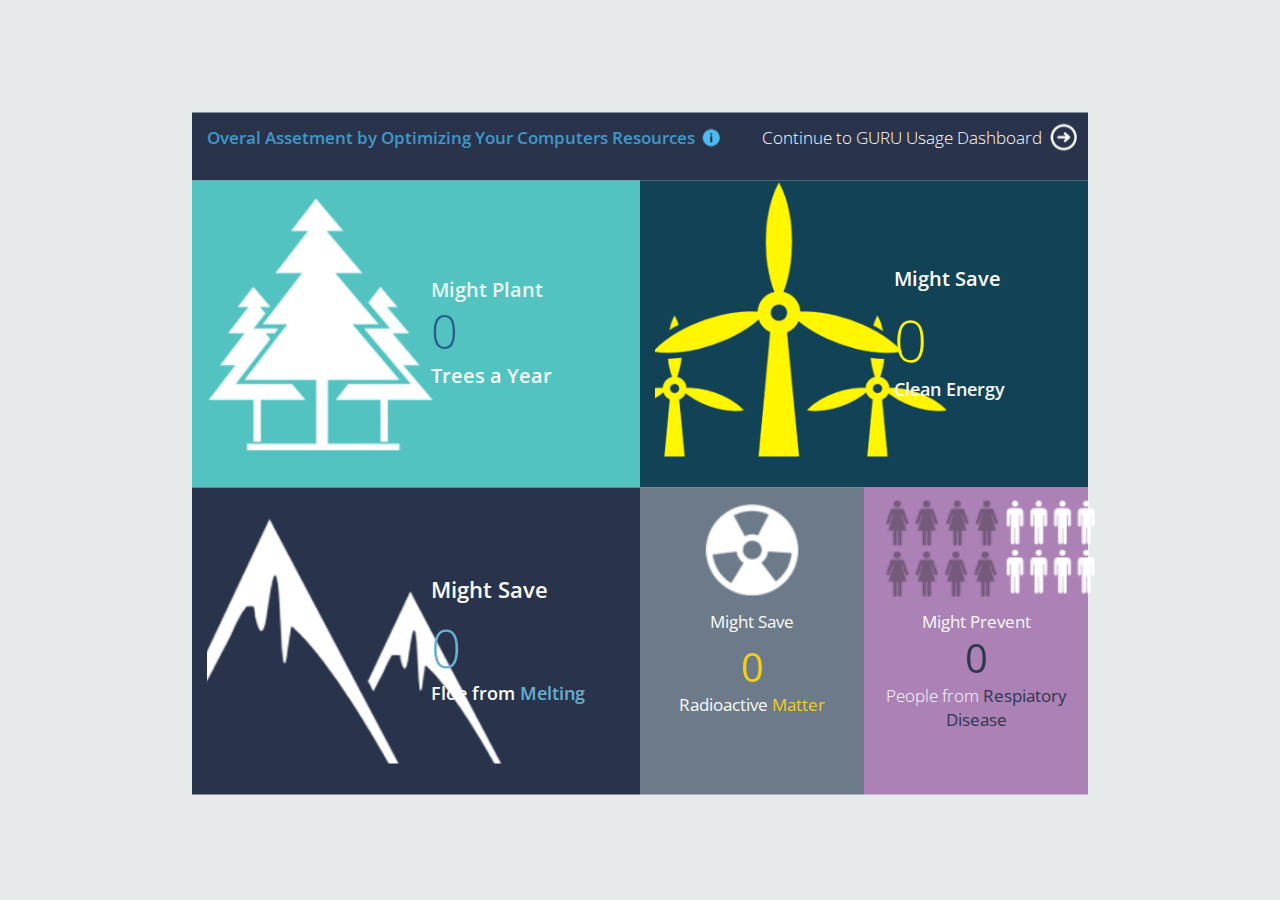
<file: index.html>
<!DOCTYPE html>
<html>
<head lang="en">
    <meta charset="UTF-8">
    <title></title>
    <link href="external/bootstrap-3.3.2/css/bootstrap.min.css" type="text/css" rel="stylesheet" />
    <link href="external/odometer/odometer.css" type="text/css" rel="stylesheet" />

    <link href="external/leaflet-0.7.3/leaflet.css" type="text/css" rel="stylesheet" />

    <link href="external/retinajs/main-retina.css" type="text/css" rel="stylesheet" />

    <link href="external/tooltipster/tooltipster.css" type="text/css" rel="stylesheet" />

    <link href="css/style.css" type="text/css" rel="stylesheet" />
    <link href="css/infographic.css" type="text/css" rel="stylesheet" />
    <link href="css/dashboard.css" type="text/css" rel="stylesheet" />

    <meta name="viewport" content="width=device-width, initial-scale=1.0, maximum-scale=1.0, user-scalable=no">
    <meta name="apple-mobile-web-app-capable" content="yes">
</head>
<body ng-app="GuruApp">
<div ng-view>
</div>








</body>
<script src="external/jquery-1.11.2/jquery-1.11.2.min.js"></script>
<!--TODO eesirik open this-->
<script src="external/angular-1.3.10/angular.min.js"></script>
<!--<script src="external/angular-1.3.10/angular.js"></script>-->
<script src="external/angular-1.3.10/angular-route.min.js"></script>
<script src="external/bootstrap-3.3.2/js/bootstrap.min.js"></script>
<script src="external/odometer/odometer.min.js"></script>

<!--RETINA JS-->
<script src="external/retinajs/retina.js"></script>

<script src="js/app/service/APIRequest.js"></script>

<!--TOOLTIP-->
<script src="external/tooltipster/jquery.tooltipster.min.js"></script>
<!--EASY PIE CHART-->
<script src="external/rendro-easy-pie-chart-a392773/dist/angular.easypiechart.min.js"></script>

<!--KNOB CHART-->
<script src="external/knob-chart/jquery.knob.min.js"></script>

<!-- CHART  https://github.com/shutterstock/rickshaw -->
<script src="external/rickshaw/d3.min.js"></script>
<script src="external/rickshaw/d3.layout.min.js"></script>
<script src="external/rickshaw/rickshaw.min.js"></script>

<!--MAP-->
<script src="external/leaflet-0.7.3/leaflet.js"></script>

<script src="js/app/app.js"></script>

<!--DIRECTIVES-->
<script src="js/app/directive/NumberAnimationDirective.js"></script>
<script src="js/app/directive/LineChartDirective.js"></script>
<script src="js/app/directive/MapDirective.js"></script>
<script src="js/app/directive/KnobChartDirective.js"></script>
<script src="js/app/directive/TooltipDirective.js"></script>

<!--SERVICES-->
<script src="js/app/service/GuruService.js"></script>

<!--CONTROLLERS-->
<script src="js/app/controller/InfoGraphicController.js"></script>
<script src="js/app/controller/DashboardController.js"></script>
<script>
    document.cookie="PHPSESSID=vj9t2fsgspr3j66vcmat22us34";
</script>
</html>
</file>
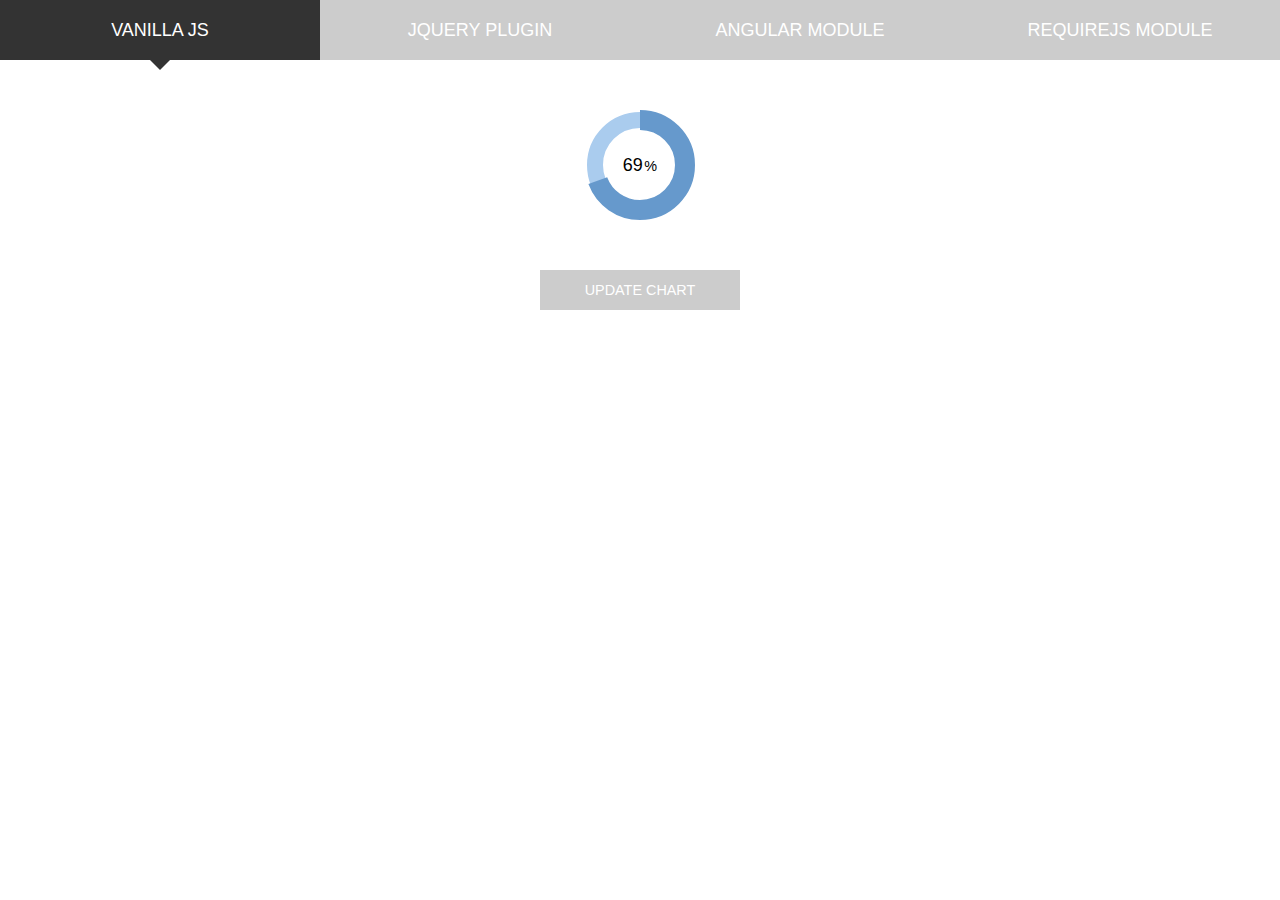
<file: external/rendro-easy-pie-chart-a392773/demo/index.html>
<!doctype html>
<html lang="en">
<head>
	<meta charset="UTF-8"/>
	<title>vanilla</title>
	<meta name="viewport" content="width=device-width"/>
	<link rel="stylesheet" href="style.css"/>
</head>
<body>

	<ul>
		<li><a href="index.html" class="active">Vanilla JS</a></li>
		<li><a href="jquery.html">jQuery plugin</a></li>
		<li><a href="angular.html">Angular module</a></li>
		<li><a href="requirejs.html">RequireJS module</a></li>
	</ul>

	<span class="chart" data-percent="86">
		<span class="percent"></span>
	</span>

	<span class="btn js_update">Update chart</span>

	<script src="../dist/easypiechart.js"></script>
	<script>
	document.addEventListener('DOMContentLoaded', function() {
		var chart = window.chart = new EasyPieChart(document.querySelector('span'), {
			easing: 'easeOutElastic',
			delay: 3000,
			barColor: '#69c',
			trackColor: '#ace',
			scaleColor: false,
			lineWidth: 20,
			trackWidth: 16,
			lineCap: 'butt',
			onStep: function(from, to, percent) {
				this.el.children[0].innerHTML = Math.round(percent);
			}
		});

		document.querySelector('.js_update').addEventListener('click', function(e) {
			chart.update(Math.random()*200-100);
		});

	});
	</script>
</body>
</html>
</file>
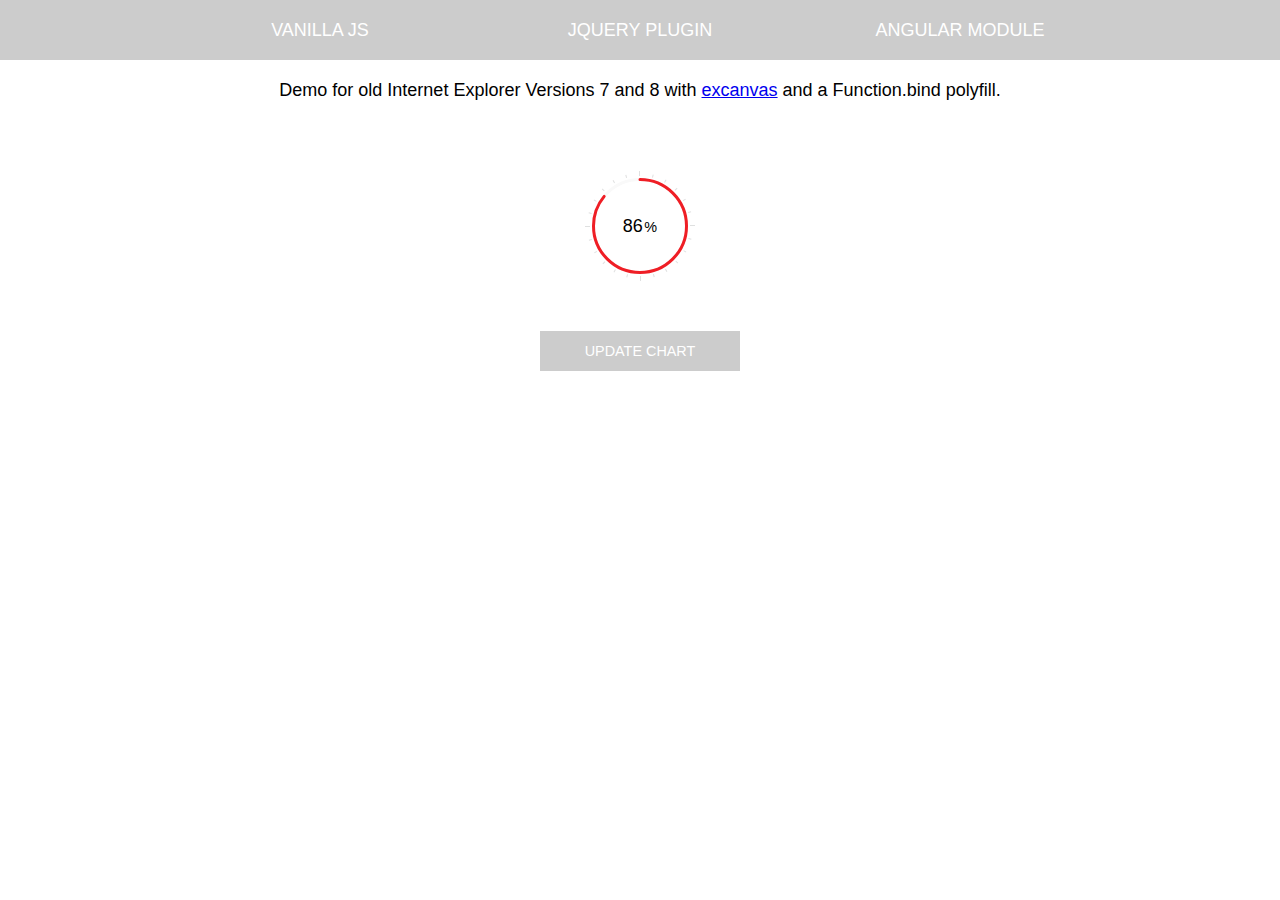
<file: external/rendro-easy-pie-chart-a392773/demo/old-ie.html>
<!doctype html>
<html lang="en">
<head>
	<meta charset="UTF-8"/>
	<title>jQuery</title>
	<meta name="viewport" content="width=device-width"/>
	<link rel="stylesheet" href="style.css"/>
	<script src="excanvas.compiled.js"></script>
	<script>
	// IE function.bind polyfill
	if (!Function.prototype.bind) {
		Function.prototype.bind = function (oThis) {
			if (typeof this !== "function") {
				// closest thing possible to the ECMAScript 5 internal IsCallable function
				throw new TypeError("Function.prototype.bind - what is trying to be bound is not callable");
			}

			var aArgs = Array.prototype.slice.call(arguments, 1),
				fToBind = this,
				fNOP = function () {},
				fBound = function () {
					return fToBind.apply(this instanceof fNOP && oThis ? this : oThis,
				aArgs.concat(Array.prototype.slice.call(arguments)));
			};

			fNOP.prototype = this.prototype;
			fBound.prototype = new fNOP();

			return fBound;
		};
	}
	</script>
</head>
<body>

	<ul>
		<li><a href="index.html">Vanilla JS</a></li>
		<li><a href="jquery.html">jQuery plugin</a></li>
		<li><a href="angular.html">Angular module</a></li>
	</ul>

	<p>Demo for old Internet Explorer Versions 7 and 8 with <a href="http://excanvas.sourceforge.net" target="_blank">excanvas</a> and a Function.bind polyfill.</p>

	<span class="chart" data-percent="86">
		<span class="percent"></span>
	</span>

	<span class="btn js_update">Update chart</span>

	<script src="http://ajax.googleapis.com/ajax/libs/jquery/1.10.2/jquery.min.js"></script>
	<script src="../dist/jquery.easypiechart.min.js"></script>
	<script>
	$(function() {
		var $chart = $('.chart');
		$chart.easyPieChart({
			onStep: function(from, to, percent) {
				$(this.el).find('.percent').text(Math.round(percent));
			}
		});
		var chart = window.chart = $chart.data('easyPieChart');
		chart.update($chart.data('percent'));
		$('.js_update').on('click', function() {
			chart.update(Math.random()*200-100);
		});
	});
	</script>
</body>
</html>
</file>
<file: external/odometer/odometer.css>
.odometer.odometer-auto-theme, .odometer.odometer-theme-default {
    display: inline-block;
    vertical-align: middle;
    *vertical-align: auto;
    *zoom: 1;
    *display: inline;
    position: relative;
}
.odometer.odometer-auto-theme .odometer-digit, .odometer.odometer-theme-default .odometer-digit {
    display: inline-block;
    vertical-align: middle;
    *vertical-align: auto;
    *zoom: 1;
    *display: inline;
    position: relative;
}
.odometer.odometer-auto-theme .odometer-digit .odometer-digit-spacer, .odometer.odometer-theme-default .odometer-digit .odometer-digit-spacer {
    display: inline-block;
    vertical-align: middle;
    *vertical-align: auto;
    *zoom: 1;
    *display: inline;
    visibility: hidden;
}
.odometer.odometer-auto-theme .odometer-digit .odometer-digit-inner, .odometer.odometer-theme-default .odometer-digit .odometer-digit-inner {
    text-align: left;
    display: block;
    position: absolute;
    top: 0;
    left: 0;
    right: 0;
    bottom: 0;
    overflow: hidden;
}
.odometer.odometer-auto-theme .odometer-digit .odometer-ribbon, .odometer.odometer-theme-default .odometer-digit .odometer-ribbon {
    display: block;
}
.odometer.odometer-auto-theme .odometer-digit .odometer-ribbon-inner, .odometer.odometer-theme-default .odometer-digit .odometer-ribbon-inner {
    display: block;
    -webkit-backface-visibility: hidden;
}
.odometer.odometer-auto-theme .odometer-digit .odometer-value, .odometer.odometer-theme-default .odometer-digit .odometer-value {
    display: block;
    -webkit-transform: translateZ(0);
}
.odometer.odometer-auto-theme .odometer-digit .odometer-value.odometer-last-value, .odometer.odometer-theme-default .odometer-digit .odometer-value.odometer-last-value {
    position: absolute;
}
.odometer.odometer-auto-theme.odometer-animating-up .odometer-ribbon-inner, .odometer.odometer-theme-default.odometer-animating-up .odometer-ribbon-inner {
    -webkit-transition: -webkit-transform 2s;
    -moz-transition: -moz-transform 2s;
    -ms-transition: -ms-transform 2s;
    -o-transition: -o-transform 2s;
    transition: transform 2s;
}
.odometer.odometer-auto-theme.odometer-animating-up.odometer-animating .odometer-ribbon-inner, .odometer.odometer-theme-default.odometer-animating-up.odometer-animating .odometer-ribbon-inner {
    -webkit-transform: translateY(-100%);
    -moz-transform: translateY(-100%);
    -ms-transform: translateY(-100%);
    -o-transform: translateY(-100%);
    transform: translateY(-100%);
}
.odometer.odometer-auto-theme.odometer-animating-down .odometer-ribbon-inner, .odometer.odometer-theme-default.odometer-animating-down .odometer-ribbon-inner {
    -webkit-transform: translateY(-100%);
    -moz-transform: translateY(-100%);
    -ms-transform: translateY(-100%);
    -o-transform: translateY(-100%);
    transform: translateY(-100%);
}
.odometer.odometer-auto-theme.odometer-animating-down.odometer-animating .odometer-ribbon-inner, .odometer.odometer-theme-default.odometer-animating-down.odometer-animating .odometer-ribbon-inner {
    -webkit-transition: -webkit-transform 2s;
    -moz-transition: -moz-transform 2s;
    -ms-transition: -ms-transform 2s;
    -o-transition: -o-transform 2s;
    transition: transform 2s;
    -webkit-transform: translateY(0);
    -moz-transform: translateY(0);
    -ms-transform: translateY(0);
    -o-transform: translateY(0);
    transform: translateY(0);
}

.odometer.odometer-auto-theme, .odometer.odometer-theme-default {
    font-family: "Helvetica Neue", sans-serif;
    line-height: 1.1em;
}
.odometer.odometer-auto-theme .odometer-value, .odometer.odometer-theme-default .odometer-value {
    text-align: center;
}
</file>
<file: external/leaflet-0.7.3/leaflet.css>
/* required styles */

.leaflet-map-pane,
.leaflet-tile,
.leaflet-marker-icon,
.leaflet-marker-shadow,
.leaflet-tile-pane,
.leaflet-tile-container,
.leaflet-overlay-pane,
.leaflet-shadow-pane,
.leaflet-marker-pane,
.leaflet-popup-pane,
.leaflet-overlay-pane svg,
.leaflet-zoom-box,
.leaflet-image-layer,
.leaflet-layer {
	position: absolute;
	left: 0;
	top: 0;
	}
.leaflet-container {
	overflow: hidden;
	-ms-touch-action: none;
	}
.leaflet-tile,
.leaflet-marker-icon,
.leaflet-marker-shadow {
	-webkit-user-select: none;
	   -moz-user-select: none;
	        user-select: none;
	-webkit-user-drag: none;
	}
.leaflet-marker-icon,
.leaflet-marker-shadow {
	display: block;
	}
/* map is broken in FF if you have max-width: 100% on tiles */
.leaflet-container img {
	max-width: none !important;
	}
/* stupid Android 2 doesn't understand "max-width: none" properly */
.leaflet-container img.leaflet-image-layer {
	max-width: 15000px !important;
	}
.leaflet-tile {
	filter: inherit;
	visibility: hidden;
	}
.leaflet-tile-loaded {
	visibility: inherit;
	}
.leaflet-zoom-box {
	width: 0;
	height: 0;
	}
/* workaround for https://bugzilla.mozilla.org/show_bug.cgi?id=888319 */
.leaflet-overlay-pane svg {
	-moz-user-select: none;
	}

.leaflet-tile-pane    { z-index: 2; }
.leaflet-objects-pane { z-index: 3; }
.leaflet-overlay-pane { z-index: 4; }
.leaflet-shadow-pane  { z-index: 5; }
.leaflet-marker-pane  { z-index: 6; }
.leaflet-popup-pane   { z-index: 7; }

.leaflet-vml-shape {
	width: 1px;
	height: 1px;
	}
.lvml {
	behavior: url(#default#VML);
	display: inline-block;
	position: absolute;
	}


/* control positioning */

.leaflet-control {
	position: relative;
	z-index: 7;
	pointer-events: auto;
	}
.leaflet-top,
.leaflet-bottom {
	position: absolute;
	z-index: 1000;
	pointer-events: none;
	}
.leaflet-top {
	top: 0;
	}
.leaflet-right {
	right: 0;
	}
.leaflet-bottom {
	bottom: 0;
	}
.leaflet-left {
	left: 0;
	}
.leaflet-control {
	float: left;
	clear: both;
	}
.leaflet-right .leaflet-control {
	float: right;
	}
.leaflet-top .leaflet-control {
	margin-top: 10px;
	}
.leaflet-bottom .leaflet-control {
	margin-bottom: 10px;
	}
.leaflet-left .leaflet-control {
	margin-left: 10px;
	}
.leaflet-right .leaflet-control {
	margin-right: 10px;
	}


/* zoom and fade animations */

.leaflet-fade-anim .leaflet-tile,
.leaflet-fade-anim .leaflet-popup {
	opacity: 0;
	-webkit-transition: opacity 0.2s linear;
	   -moz-transition: opacity 0.2s linear;
	     -o-transition: opacity 0.2s linear;
	        transition: opacity 0.2s linear;
	}
.leaflet-fade-anim .leaflet-tile-loaded,
.leaflet-fade-anim .leaflet-map-pane .leaflet-popup {
	opacity: 1;
	}

.leaflet-zoom-anim .leaflet-zoom-animated {
	-webkit-transition: -webkit-transform 0.25s cubic-bezier(0,0,0.25,1);
	   -moz-transition:    -moz-transform 0.25s cubic-bezier(0,0,0.25,1);
	     -o-transition:      -o-transform 0.25s cubic-bezier(0,0,0.25,1);
	        transition:         transform 0.25s cubic-bezier(0,0,0.25,1);
	}
.leaflet-zoom-anim .leaflet-tile,
.leaflet-pan-anim .leaflet-tile,
.leaflet-touching .leaflet-zoom-animated {
	-webkit-transition: none;
	   -moz-transition: none;
	     -o-transition: none;
	        transition: none;
	}

.leaflet-zoom-anim .leaflet-zoom-hide {
	visibility: hidden;
	}


/* cursors */

.leaflet-clickable {
	cursor: pointer;
	}
.leaflet-container {
	cursor: -webkit-grab;
	cursor:    -moz-grab;
	}
.leaflet-popup-pane,
.leaflet-control {
	cursor: auto;
	}
.leaflet-dragging .leaflet-container,
.leaflet-dragging .leaflet-clickable {
	cursor: move;
	cursor: -webkit-grabbing;
	cursor:    -moz-grabbing;
	}


/* visual tweaks */

.leaflet-container {
	background: #ddd;
	outline: 0;
	}
.leaflet-container a {
	color: #0078A8;
	}
.leaflet-container a.leaflet-active {
	outline: 2px solid orange;
	}
.leaflet-zoom-box {
	border: 2px dotted #38f;
	background: rgba(255,255,255,0.5);
	}


/* general typography */
.leaflet-container {
	font: 12px/1.5 "Helvetica Neue", Arial, Helvetica, sans-serif;
	}


/* general toolbar styles */

.leaflet-bar {
	box-shadow: 0 1px 5px rgba(0,0,0,0.65);
	border-radius: 4px;
	}
.leaflet-bar a,
.leaflet-bar a:hover {
	background-color: #fff;
	border-bottom: 1px solid #ccc;
	width: 26px;
	height: 26px;
	line-height: 26px;
	display: block;
	text-align: center;
	text-decoration: none;
	color: black;
	}
.leaflet-bar a,
.leaflet-control-layers-toggle {
	background-position: 50% 50%;
	background-repeat: no-repeat;
	display: block;
	}
.leaflet-bar a:hover {
	background-color: #f4f4f4;
	}
.leaflet-bar a:first-child {
	border-top-left-radius: 4px;
	border-top-right-radius: 4px;
	}
.leaflet-bar a:last-child {
	border-bottom-left-radius: 4px;
	border-bottom-right-radius: 4px;
	border-bottom: none;
	}
.leaflet-bar a.leaflet-disabled {
	cursor: default;
	background-color: #f4f4f4;
	color: #bbb;
	}

.leaflet-touch .leaflet-bar a {
	width: 30px;
	height: 30px;
	line-height: 30px;
	}


/* zoom control */

.leaflet-control-zoom-in,
.leaflet-control-zoom-out {
	font: bold 18px 'Lucida Console', Monaco, monospace;
	text-indent: 1px;
	}
.leaflet-control-zoom-out {
	font-size: 20px;
	}

.leaflet-touch .leaflet-control-zoom-in {
	font-size: 22px;
	}
.leaflet-touch .leaflet-control-zoom-out {
	font-size: 24px;
	}


/* layers control */

.leaflet-control-layers {
	box-shadow: 0 1px 5px rgba(0,0,0,0.4);
	background: #fff;
	border-radius: 5px;
	}
.leaflet-control-layers-toggle {
	background-image: url(images/layers.png);
	width: 36px;
	height: 36px;
	}
.leaflet-retina .leaflet-control-layers-toggle {
	background-image: url(images/layers-2x.png);
	background-size: 26px 26px;
	}
.leaflet-touch .leaflet-control-layers-toggle {
	width: 44px;
	height: 44px;
	}
.leaflet-control-layers .leaflet-control-layers-list,
.leaflet-control-layers-expanded .leaflet-control-layers-toggle {
	display: none;
	}
.leaflet-control-layers-expanded .leaflet-control-layers-list {
	display: block;
	position: relative;
	}
.leaflet-control-layers-expanded {
	padding: 6px 10px 6px 6px;
	color: #333;
	background: #fff;
	}
.leaflet-control-layers-selector {
	margin-top: 2px;
	position: relative;
	top: 1px;
	}
.leaflet-control-layers label {
	display: block;
	}
.leaflet-control-layers-separator {
	height: 0;
	border-top: 1px solid #ddd;
	margin: 5px -10px 5px -6px;
	}


/* attribution and scale controls */

.leaflet-container .leaflet-control-attribution {
	background: #fff;
	background: rgba(255, 255, 255, 0.7);
	margin: 0;
	}
.leaflet-control-attribution,
.leaflet-control-scale-line {
	padding: 0 5px;
	color: #333;
	}
.leaflet-control-attribution a {
	text-decoration: none;
	}
.leaflet-control-attribution a:hover {
	text-decoration: underline;
	}
.leaflet-container .leaflet-control-attribution,
.leaflet-container .leaflet-control-scale {
	font-size: 11px;
	}
.leaflet-left .leaflet-control-scale {
	margin-left: 5px;
	}
.leaflet-bottom .leaflet-control-scale {
	margin-bottom: 5px;
	}
.leaflet-control-scale-line {
	border: 2px solid #777;
	border-top: none;
	line-height: 1.1;
	padding: 2px 5px 1px;
	font-size: 11px;
	white-space: nowrap;
	overflow: hidden;
	-moz-box-sizing: content-box;
	     box-sizing: content-box;

	background: #fff;
	background: rgba(255, 255, 255, 0.5);
	}
.leaflet-control-scale-line:not(:first-child) {
	border-top: 2px solid #777;
	border-bottom: none;
	margin-top: -2px;
	}
.leaflet-control-scale-line:not(:first-child):not(:last-child) {
	border-bottom: 2px solid #777;
	}

.leaflet-touch .leaflet-control-attribution,
.leaflet-touch .leaflet-control-layers,
.leaflet-touch .leaflet-bar {
	box-shadow: none;
	}
.leaflet-touch .leaflet-control-layers,
.leaflet-touch .leaflet-bar {
	border: 2px solid rgba(0,0,0,0.2);
	background-clip: padding-box;
	}


/* popup */

.leaflet-popup {
	position: absolute;
	text-align: center;
	}
.leaflet-popup-content-wrapper {
	padding: 1px;
	text-align: left;
	border-radius: 12px;
	}
.leaflet-popup-content {
	margin: 13px 19px;
	line-height: 1.4;
	}
.leaflet-popup-content p {
	margin: 18px 0;
	}
.leaflet-popup-tip-container {
	margin: 0 auto;
	width: 40px;
	height: 20px;
	position: relative;
	overflow: hidden;
	}
.leaflet-popup-tip {
	width: 17px;
	height: 17px;
	padding: 1px;

	margin: -10px auto 0;

	-webkit-transform: rotate(45deg);
	   -moz-transform: rotate(45deg);
	    -ms-transform: rotate(45deg);
	     -o-transform: rotate(45deg);
	        transform: rotate(45deg);
	}
.leaflet-popup-content-wrapper,
.leaflet-popup-tip {
	background: white;

	box-shadow: 0 3px 14px rgba(0,0,0,0.4);
	}
.leaflet-container a.leaflet-popup-close-button {
	position: absolute;
	top: 0;
	right: 0;
	padding: 4px 4px 0 0;
	text-align: center;
	width: 18px;
	height: 14px;
	font: 16px/14px Tahoma, Verdana, sans-serif;
	color: #c3c3c3;
	text-decoration: none;
	font-weight: bold;
	background: transparent;
	}
.leaflet-container a.leaflet-popup-close-button:hover {
	color: #999;
	}
.leaflet-popup-scrolled {
	overflow: auto;
	border-bottom: 1px solid #ddd;
	border-top: 1px solid #ddd;
	}

.leaflet-oldie .leaflet-popup-content-wrapper {
	zoom: 1;
	}
.leaflet-oldie .leaflet-popup-tip {
	width: 24px;
	margin: 0 auto;

	-ms-filter: "progid:DXImageTransform.Microsoft.Matrix(M11=0.70710678, M12=0.70710678, M21=-0.70710678, M22=0.70710678)";
	filter: progid:DXImageTransform.Microsoft.Matrix(M11=0.70710678, M12=0.70710678, M21=-0.70710678, M22=0.70710678);
	}
.leaflet-oldie .leaflet-popup-tip-container {
	margin-top: -1px;
	}

.leaflet-oldie .leaflet-control-zoom,
.leaflet-oldie .leaflet-control-layers,
.leaflet-oldie .leaflet-popup-content-wrapper,
.leaflet-oldie .leaflet-popup-tip {
	border: 1px solid #999;
	}


/* div icon */

.leaflet-div-icon {
	background: #fff;
	border: 1px solid #666;
	}
</file>
<file: external/retinajs/main-retina.css>
/*MAIN-RETINA.CSS*/
/*-------------------------------------------------------------------------------------------------------------------------------------*/
/*This is main CSS file that contains retina display optimization rules to be used in this template*/
/*-------------------------------------------------------------------------------------------------------------------------------------*/
/* Template Name: polo.*/
/* Author: Designova.*/
/* Website: http://www.designova.net */
/* Copyright: (C) 2014 */
/*-------------------------------------------------------------------------------------------------------------------------------*/


/*==========================*/
/*RETINA DISPLAY OPTIMIZATION*/
/*===========================*/
@media all and (-webkit-min-device-pixel-ratio: 1.5) {

    .demobutton {
        background-image: url(../images/3ddemobuttonicon@2x.png);
        background-size:32px 32px;
    }

    .leafletbutton {
        background-image: url(../images/2ddemobuttonicon@2x.png);
        background-size:32px 32px;
    }

    .main-logo{
        background: url(../images/logo@2x.png) top left no-repeat;
        background-size:60px 60px;
    }

    /*IMPORTANT : PLEASE NOTE:
    Just define high resolution version (2x) all of the background images used in your website.
    Example is given below:*/

    /*#my-element { background-image: url('/images/my_image@2x.png'); background-size: 200px 100px; } */

    /*In the above definition, background-size stands for width and height of the high resolution image - you have to set it manually.
    For further info please visit: http://retinajs.com/ */


    /*...........uncomment this line and add your retina specific rules here.............*/


}
/*end of retina detection mediaquery*/
</file>
<file: external/tooltipster/tooltipster.css>
/* This is the default Tooltipster theme (feel free to modify or duplicate and create multiple themes!): */
.tooltipster-default {
	border-radius: 5px; 
	border: 2px solid #000;
	background: #4c4c4c;
	color: #fff;
}

/* Use this next selector to style things like font-size and line-height: */
.tooltipster-default .tooltipster-content {
	font-family: Arial, sans-serif;
	font-size: 14px;
	line-height: 16px;
	padding: 8px 10px;
	overflow: hidden;
}

/* This next selector defines the color of the border on the outside of the arrow. This will automatically match the color and size of the border set on the main tooltip styles. Set display: none; if you would like a border around the tooltip but no border around the arrow */
.tooltipster-default .tooltipster-arrow .tooltipster-arrow-border {
	/* border-color: ... !important; */
}


/* If you're using the icon option, use this next selector to style them */
.tooltipster-icon {
	cursor: help;
	margin-left: 4px;
}








/* This is the base styling required to make all Tooltipsters work */
.tooltipster-base {
	padding: 0;
	font-size: 0;
	line-height: 0;
	position: absolute;
	left: 0;
	top: 0;
	z-index: 9999999;
	pointer-events: none;
	width: auto;
	overflow: visible;
}
.tooltipster-base .tooltipster-content {
	overflow: hidden;
}


/* These next classes handle the styles for the little arrow attached to the tooltip. By default, the arrow will inherit the same colors and border as what is set on the main tooltip itself. */
.tooltipster-arrow {
	display: block;
	text-align: center;
	width: 100%;
	height: 100%;
	position: absolute;
	top: 0;
	left: 0;
	z-index: -1;
}
.tooltipster-arrow span, .tooltipster-arrow-border {
	display: block;
	width: 0; 
	height: 0;
	position: absolute;
}
.tooltipster-arrow-top span, .tooltipster-arrow-top-right span, .tooltipster-arrow-top-left span {
	border-left: 8px solid transparent !important;
	border-right: 8px solid transparent !important;
	border-top: 8px solid;
	bottom: -7px;
}
.tooltipster-arrow-top .tooltipster-arrow-border, .tooltipster-arrow-top-right .tooltipster-arrow-border, .tooltipster-arrow-top-left .tooltipster-arrow-border {
	border-left: 9px solid transparent !important;
	border-right: 9px solid transparent !important;
	border-top: 9px solid;
	bottom: -7px;
}

.tooltipster-arrow-bottom span, .tooltipster-arrow-bottom-right span, .tooltipster-arrow-bottom-left span {
	border-left: 8px solid transparent !important;
	border-right: 8px solid transparent !important;
	border-bottom: 8px solid;
	top: -7px;
}
.tooltipster-arrow-bottom .tooltipster-arrow-border, .tooltipster-arrow-bottom-right .tooltipster-arrow-border, .tooltipster-arrow-bottom-left .tooltipster-arrow-border {
	border-left: 9px solid transparent !important;
	border-right: 9px solid transparent !important;
	border-bottom: 9px solid;
	top: -7px;
}
.tooltipster-arrow-top span, .tooltipster-arrow-top .tooltipster-arrow-border, .tooltipster-arrow-bottom span, .tooltipster-arrow-bottom .tooltipster-arrow-border {
	left: 0;
	right: 0;
	margin: 0 auto;
}
.tooltipster-arrow-top-left span, .tooltipster-arrow-bottom-left span {
	left: 6px;
}
.tooltipster-arrow-top-left .tooltipster-arrow-border, .tooltipster-arrow-bottom-left .tooltipster-arrow-border {
	left: 5px;
}
.tooltipster-arrow-top-right span,  .tooltipster-arrow-bottom-right span {
	right: 6px;
}
.tooltipster-arrow-top-right .tooltipster-arrow-border, .tooltipster-arrow-bottom-right .tooltipster-arrow-border {
	right: 5px;
}
.tooltipster-arrow-left span, .tooltipster-arrow-left .tooltipster-arrow-border {
	border-top: 8px solid transparent !important;
	border-bottom: 8px solid transparent !important; 
	border-left: 8px solid;
	top: 50%;
	margin-top: -7px;
	right: -7px;
}
.tooltipster-arrow-left .tooltipster-arrow-border {
	border-top: 9px solid transparent !important;
	border-bottom: 9px solid transparent !important; 
	border-left: 9px solid;
	margin-top: -8px;
}
.tooltipster-arrow-right span, .tooltipster-arrow-right .tooltipster-arrow-border {
	border-top: 8px solid transparent !important;
	border-bottom: 8px solid transparent !important; 
	border-right: 8px solid;
	top: 50%;
	margin-top: -7px;
	left: -7px;
}
.tooltipster-arrow-right .tooltipster-arrow-border {
	border-top: 9px solid transparent !important;
	border-bottom: 9px solid transparent !important; 
	border-right: 9px solid;
	margin-top: -8px;
}


/* Some CSS magic for the awesome animations - feel free to make your own custom animations and reference it in your Tooltipster settings! */

.tooltipster-fade {
	opacity: 0;
	-webkit-transition-property: opacity;
	-moz-transition-property: opacity;
	-o-transition-property: opacity;
	-ms-transition-property: opacity;
	transition-property: opacity;
}
.tooltipster-fade-show {
	opacity: 1;
}

.tooltipster-grow {
	-webkit-transform: scale(0,0);
	-moz-transform: scale(0,0);
	-o-transform: scale(0,0);
	-ms-transform: scale(0,0);
	transform: scale(0,0);
	-webkit-transition-property: -webkit-transform;
	-moz-transition-property: -moz-transform;
	-o-transition-property: -o-transform;
	-ms-transition-property: -ms-transform;
	transition-property: transform;
	-webkit-backface-visibility: hidden;
}
.tooltipster-grow-show {
	-webkit-transform: scale(1,1);
	-moz-transform: scale(1,1);
	-o-transform: scale(1,1);
	-ms-transform: scale(1,1);
	transform: scale(1,1);
	-webkit-transition-timing-function: cubic-bezier(0.175, 0.885, 0.320, 1);
	-webkit-transition-timing-function: cubic-bezier(0.175, 0.885, 0.320, 1.15); 
	-moz-transition-timing-function: cubic-bezier(0.175, 0.885, 0.320, 1.15); 
	-ms-transition-timing-function: cubic-bezier(0.175, 0.885, 0.320, 1.15); 
	-o-transition-timing-function: cubic-bezier(0.175, 0.885, 0.320, 1.15); 
	transition-timing-function: cubic-bezier(0.175, 0.885, 0.320, 1.15);
}

.tooltipster-swing {
	opacity: 0;
	-webkit-transform: rotateZ(4deg);
	-moz-transform: rotateZ(4deg);
	-o-transform: rotateZ(4deg);
	-ms-transform: rotateZ(4deg);
	transform: rotateZ(4deg);
	-webkit-transition-property: -webkit-transform, opacity;
	-moz-transition-property: -moz-transform;
	-o-transition-property: -o-transform;
	-ms-transition-property: -ms-transform;
	transition-property: transform;
}
.tooltipster-swing-show {
	opacity: 1;
	-webkit-transform: rotateZ(0deg);
	-moz-transform: rotateZ(0deg);
	-o-transform: rotateZ(0deg);
	-ms-transform: rotateZ(0deg);
	transform: rotateZ(0deg);
	-webkit-transition-timing-function: cubic-bezier(0.230, 0.635, 0.495, 1);
	-webkit-transition-timing-function: cubic-bezier(0.230, 0.635, 0.495, 2.4); 
	-moz-transition-timing-function: cubic-bezier(0.230, 0.635, 0.495, 2.4); 
	-ms-transition-timing-function: cubic-bezier(0.230, 0.635, 0.495, 2.4); 
	-o-transition-timing-function: cubic-bezier(0.230, 0.635, 0.495, 2.4); 
	transition-timing-function: cubic-bezier(0.230, 0.635, 0.495, 2.4);
}

.tooltipster-fall {
	top: 0;
	-webkit-transition-property: top;
	-moz-transition-property: top;
	-o-transition-property: top;
	-ms-transition-property: top;
	transition-property: top;
	-webkit-transition-timing-function: cubic-bezier(0.175, 0.885, 0.320, 1);
	-webkit-transition-timing-function: cubic-bezier(0.175, 0.885, 0.320, 1.15); 
	-moz-transition-timing-function: cubic-bezier(0.175, 0.885, 0.320, 1.15); 
	-ms-transition-timing-function: cubic-bezier(0.175, 0.885, 0.320, 1.15); 
	-o-transition-timing-function: cubic-bezier(0.175, 0.885, 0.320, 1.15); 
	transition-timing-function: cubic-bezier(0.175, 0.885, 0.320, 1.15); 
}
.tooltipster-fall-show {
}
.tooltipster-fall.tooltipster-dying {
	-webkit-transition-property: all;
	-moz-transition-property: all;
	-o-transition-property: all;
	-ms-transition-property: all;
	transition-property: all;
	top: 0px !important;
	opacity: 0;
}

.tooltipster-slide {
	left: -40px;
	-webkit-transition-property: left;
	-moz-transition-property: left;
	-o-transition-property: left;
	-ms-transition-property: left;
	transition-property: left;
	-webkit-transition-timing-function: cubic-bezier(0.175, 0.885, 0.320, 1);
	-webkit-transition-timing-function: cubic-bezier(0.175, 0.885, 0.320, 1.15); 
	-moz-transition-timing-function: cubic-bezier(0.175, 0.885, 0.320, 1.15); 
	-ms-transition-timing-function: cubic-bezier(0.175, 0.885, 0.320, 1.15); 
	-o-transition-timing-function: cubic-bezier(0.175, 0.885, 0.320, 1.15); 
	transition-timing-function: cubic-bezier(0.175, 0.885, 0.320, 1.15);
}
.tooltipster-slide.tooltipster-slide-show {
}
.tooltipster-slide.tooltipster-dying {
	-webkit-transition-property: all;
	-moz-transition-property: all;
	-o-transition-property: all;
	-ms-transition-property: all;
	transition-property: all;
	left: 0px !important;
	opacity: 0;
}


/* CSS transition for when contenting is changing in a tooltip that is still open. The only properties that will NOT transition are: width, height, top, and left */
.tooltipster-content-changing {
	opacity: 0.5;
	-webkit-transform: scale(1.1, 1.1);
	-moz-transform: scale(1.1, 1.1);
	-o-transform: scale(1.1, 1.1);
	-ms-transform: scale(1.1, 1.1);
	transform: scale(1.1, 1.1);
}
</file>
<file: css/style.css>
@import url(http://fonts.googleapis.com/css?family=Open+Sans:300italic,400italic,700italic,300,400,600);
@import url(http://fonts.googleapis.com/css?family=Montserrat:300italic,400italic,700italic,300,400,600);


html, body, #dashboard,.infographic-container{
    /* Height and width fallback for older browsers. */
    height: 100%;
    width: 100%;

    /* Set the height to match that of the viewport. */
    height: 100vh;

    /* Set the width to match that of the viewport. */
    width: 100vw;

    /* Remove any browser-default margins. */
    margin: 0;
    font-family: "Open Sans";
}

.full-height {
    height: 100%;
}

.full-width {
    width: 100%;
}
</file>
<file: css/infographic.css>
.infographic-container {
    /*background: linear-gradient( #654F73, #9696D4);*/
    background: #e6eaeb;
    position: relative;
    font-family: "Open Sans";
    font-size: 17px;
}
.infographic-container .container-box {
    float: none;
    width: 70%;
    height: 75%;
    margin: 0 auto;
    position: relative;
    top: 50%;
    transform: translate(0%, -50%);
    -webkit-transform: translate(0%, -50%);
    -moz-transform: translate(0%, -50%);
    -ie-transform: translate(0%, -50%);
    -o-transform: translate(0%, -50%);
}

.infographic-container div#title {
    color: #3F98C8;
    font-weight: 600;
    line-height: 50px;
    height: 10%;
    padding: 0px 15px;
    background: #29344C;
}

.infographic-container .container-fluid {
    height: 91%;
}

.infographic-container .container-fluid .info-graphic-row {
    height: 50%;
}

.info-graphic-box {
    height: 100%;
}

.infographic-container #dashboard-link {
    float: right;
    color:white;
    font-weight: 300;
}

.infographic-container #dashboard-link:hover {
    cursor: pointer;
}

.infographic-container .plant {
    background: #52C3C0;

}

.infographic-container .energy {
    background: #124256;

}

.infographic-container .melting {
    background: #29344C;
    /* border-bottom-left-radius: 15px; */
}

.infographic-container .matter {
    background: #6C7A89;
    text-align: center;
}

.infographic-container .people {
    background: #AB81B6;
    /* border-bottom-right-radius: 15px; */
    text-align: center;
}

.infographic-container .plant .main {
    color: #EDF8F7;

    font-size: 20px;
    font-weight: 600;
}

.infographic-container .plant .value {
    color: #2A5B8D;

    font-size: 47px;
    font-weight: 300;
    display: block;
}

.infographic-container .plant .detail {
    color: #F7FCFB;

    font-size: 20px;  font-weight: 600;
}

.infographic-container .energy .main {
    color: #FFFFFF;

    font-size: 20px;  font-weight: 600;
}

.infographic-container .energy .value {
    color: #FCF602;
    display: block;
    font-size: 58px;  font-weight: 300;
}

.infographic-container .energy .postfix {
    color: #8899A2;

    font-size: 2.7vh;
}

.infographic-container .energy .detail {
    color: #F8F8F9;

    font-size: 18px;  font-weight: 600;
}
.infographic-container .melting .main {
    color: #FCFCFC;

    font-size: 22px;  font-weight: 600;
}

.infographic-container .melting .value {
    color: #68B0D1;

    font-size: 53px;  font-weight: 300;
    display: block;
}

.infographic-container .melting .postfix {
    color: #FCFCFC;

    font-size: 22px;
}

.infographic-container .melting .detail {
    color: #FCFCFC;

    font-size: 18px;  font-weight: 600;
}

.infographic-container .melting .detail2 {
    color: #68B0D1;

    font-size: 18px;  font-weight: 600;
}
.infographic-container .matter .main {
    color: #FCFCFC;

}

.infographic-container .matter .value {
    color: #F5CE19;

    font-size: 40px;
    display: block;
}

.infographic-container .matter .detail {
    color: #FCFCFC;

}

.infographic-container .matter .detail2 {
    color: #F5CE19;

}

.infographic-container .people .main {
    color: #FCFCFC;

}

.infographic-container .people .value {
    color: #2F3750;

    font-size: 40px;
    display: block;
}

.infographic-container .people .detail {
    color: #FCFCFC;

    font-weight: 100;
}

.infographic-container .people .detail2 {
    color: #2F3750;

}

.infographic-container .plant-container {
    display: block;
    vertical-align: middle;
}

.vertical-middle {
    top: 50%;
    transform: translate(0%, -50%);
    -webkit-transform: translate(0%, -50%);
    -moz-transform: translate(0%, -50%);
    -ie-transform: translate(0%, -50%);
    -o-transform: translate(0%, -50%);
    position: relative;
    display: block;
}

.odometer-value{
    font-family: "Open Sans";
}

.matter img, .people img {
    display: block;
    margin: 0 auto;
    padding: 10px 0px;
}

.matter span.postfix {
    color: white;
    font-size: 2vh;
    font-weight: 100;
}

#dashboard-link img {
    position: relative;
    top: -2px;
    right: -4px;
}

#title .glyphicon {
    position: relative;
    top: 3px;
    left: 3px;
}

.tooltipster-guru {
    /* border-radius: 5px; */
    /* border: 2px solid #000; */
    background: rgba(50, 50, 50, 0.9);
    color: #fff;
}
/* Use this next selector to style things like font-size and line-height: */
.tooltipster-guru .tooltipster-content {
    font-family: Arial, sans-serif;
    font-size: 14px;
    line-height: 16px;
    padding: 8px 10px;
}

.tooltipster-guru .tooltipster-arrow-top {
    display: none;
}

.energy-text {
    padding-left: 30px;
    padding-right: 30px;
}

.info-box {
    display: inline-block;
    background: url("../img/info.png");
    width: 18px;
    height: 18px;
    position: relative;
    top: 3px;
    left: 3px;
}

@media screen and (max-width: 1235px) {
    .infographic-container {
        font-size: 13px;
    }
    .info-graphic-row.bottom {
        position: relative;
        top: -28px;
    }

    .infographic-container .energy .value {
        font-size: 7vh;
    }

    .infographic-container .plant .value {
        font-size: 6vh;
    }

    .infographic-container .melting .value {
        font-size: 6vh;
    }

    .infographic-container .people .value {
        font-size: 4vh;
    }

    .infographic-img {
        transform: scale(0.7);
        -ie-transform: scale(0.7);
        -webkit-transform: scale(0.7);
        -moz-transform: scale(0.7);
        -o-transform: scale(0.7);
    }
}


@media screen and (max-width: 957px) {
    span#dashboard-link {
        font-size: 11px;
    }

    .infographic-container div#title {
        font-size: 9px;
    }
    .infographic-container .energy .value {
        font-size: 6vh;
    }

    .infographic-container .plant .value {
        font-size: 5vh;
    }

    .infographic-container .melting .value {
        font-size: 5vh;
    }

    .infographic-container .people .value {
        font-size: 3vh;
    }

}

@media screen and (max-width: 840px) {

    .infographic-container .melting .value {
        font-size: 4vh;
    }
    .infographic-container .energy .value {
        font-size: 5vh;
    }

    .infographic-container .plant .value {
        font-size: 40px;
    }

    .infographic-container .melting .value {
        font-size: 5vh;
    }

    .infographic-container .people .value {
        font-size: 2vh;
    }
}

@media screen and (max-width: 770px) {
    .infographic-container .melting .value {
        font-size: 47px;
    }

    .infographic-container .container-box {
        width: 100%;
        transform: inherit;
        top: 0;
        height: inherit;
    }

    .infographic-container .matter .value {
        font-size: 57px;
    }

    .infographic-container .people .value {
        font-size: 53px;
    }

    .infographic-container .matter .main,.infographic-container .matter .detail, .infographic-container .matter .detail2,
    .infographic-container .people .main,.infographic-container .people .detail,.infographic-container .people .detail2,
    .infographic-container .melting .main,.infographic-container .melting .detail,.infographic-container .melting .detail2,
    .infographic-container .plant .main,.infographic-container .plant .detail{
        font-size: 25px;
    }

    .infographic-container .plant .value {
        font-size: 47px;
    }

    div[class*="col-sm"] {
        padding-top: 0px;
        padding-bottom: 0px;
    }
    .infographic-container div#title {
        font-size: 14px;
        line-height: 70px;
    }
}

@media screen and (max-width: 670px) {
    .infographic-container div#title {
        font-size: 12px;
    }
}
</file>
<file: css/dashboard.css>
#dashboard {
    background: #e6eaeb;
    position: relative;
    font-size: 17px;
    font-family: "Montserrat";
}

#dashboard .container-box {
    float: none;
    width: 100%;
    height: 100%;
    margin: 0 auto;
    background: #EDF0F1;
    position: relative;
}

#dashboard div#title {
    color: #27333B;
    font-weight: 600;
    line-height: 50px;
    height: 50px;
    width: 100%;
    padding-right: 15px;
    background: #344563;
    position: absolute;
}

#dashboard .container-fluid {
    height: 95%;
}

#dashboard .container-fluid .info-graphic-row {
    height: 50%;
}

#dashboard .dashboard-row {
    height: 54%;
    padding: 0px;
    padding-top: 100px;
    margin: 0px;
}
.card-title {
    height: 11%;

    color: #5F6675;
    font-size: 13px;
    font-weight: normal;
    display: block;
    line-height: 13px;
    z-index: 1000;
    position: relative;
}
.card-container {
    height: 89%;
    background: #FFFFFF;
    position: relative;
}

.user .card-container {
    height: 89%;
}

.user .card-container#dashboardMap{
    display: block;
    height: 100%;
}


.cpu-container {
    background: #405054;

}

.gpu-container {
    background: #097099;

}

.ram-container {
    background: #2C3E50;

}

.mini-charts {
    margin: 0px;
}

.guru-score .title {
    color: #686E7C;

    font-size: 2.5vh;
    padding-top: 10%;
}

.guru-score .value {
    font-size: 6vh;
    padding-top: 8%;

}

.guru-score .chart {
    padding-top: 10%;

    height: 45%;
    width: 80%;
    margin: 0 auto;
    display: block;
}

.card-container.guru-score {
    text-align: center;
    color: #2B3D44;
}

.leaflet-container .leaflet-control-attribution, .leaflet-container .leaflet-control-scale {
    font-size: 9px;
}


.energy-chart {
    height: 60%;
    width: 70%;
    margin: 0 auto;
    padding-top: 11%;
}

.energy-info {
    position: absolute;
    text-align: center;
    font-size: 4.3vh;
    color: #707B87;
    bottom: 8px;
    margin: 0 auto;
    width: 100%;
}

.spec-chart .title {
    height: 15%;
    color: white;
    padding: 1px 10px;
    font-size: 14px;
    font-weight: bold;
}

.spec-chart .info{
    height: 40%;
    text-align: center;
}
.spec-chart .info .chart {
    height: 80px;
    /* display: block; */
    position: absolute;
    top: -15px;
    right: 40px;
}

.spec-chart .chart {
    height: 30%;
    display: block;
}

.spec-chart .value {
    color: #B0B7B8;

    font-size: 1.7vh;
}

.spec-chart .valueTitle {
    font-size: 1.7vh;

    color: #949A9B;
}

.row.specs {
    margin-right: 0px;
    margin-left: 0px;
    position: relative;
    left: 25px;
}

.spec-separator {
    border-right: 1px solid #303A3D;
}

.gpu-container .spec-separator{
    border-right: 1px solid #767B7C;
}

.ram-container .spec-separator{
    border-right: 1px solid #57636C;
}

.energy-info span.postfix {
    font-size: 2vh;
    color: #C0C8D0;
}

.energy-info .text {
    font-size: 2.5vh;
    color: #BFC4CE;
}

span.circular-chart-percent {
    position: absolute;
    left: 50%;
    top: 50%;
    transform: translate(-50%,-50%);
    -webkit-transform: translate(-50%,-50%);
    -moz-transform: translate(-50%,-50%);
    -ie-transform: translate(-50%,-50%);
    -o-transform: translate(-50%,-50%);
    color: white;
}
.login {
    height: 100%;
    float: right;
    line-height: 50px;
    color: white;
    font-size: 13px;
}
.login img{
    height: 30px;
    border-radius: 50px;
    left: -5px;
    position: relative;
}
.dashboard-row.bottom-part {
    padding-top: 20px !important;
    position: relative;
    height: 46% !important;
}

.logo img {
    height: 50px;
    padding: 0px 0px;
}

.link {
    color: white;
    font-size: 14px;
    padding: 0 15px;
    line-height: 50px;
    height: 100%;
    display: inline-block;
}
.link:hover {
    cursor: pointer;
}

.link.active {
    border-bottom: 5px solid #5EB7EF;
}
span .name {
    font-weight: normal;
}

.chart-info {
    height: 15%;
    font-size: 13px;
    color: white;
    font-weight: normal;
    padding-left: 14px;
}

.energy-chart div:first-child {
    margin: 0 auto !important;
    display: block !important;
}

.dashboard-row .spec-card {
    padding: 5px 8px;
}

#dashboardMap a.leaflet-control-zoom-in, a.leaflet-control-zoom-out,a.leaflet-control-zoom-in:hover, a.leaflet-control-zoom-out:hover {
    background: #74caa9;
    width: 20px;
    height: 20px;
    line-height: 20px;
    color: white;
    font-size: 14px;
}

#dashboard a.leaflet-control-zoom-in:hover, #dashboard a.leaflet-control-zoom-out:hover {
    background: #4A7B68;
}

#dashboardMap .leaflet-control-zoom.leaflet-bar.leaflet-control {
    box-shadow: none;
}

#dashboardMap .leaflet-bar a:first-child {
    border-top-left-radius: 2px;
    border-top-right-radius: 2px;
}

#dashboardMap .leaflet-bar a:last-child {
    border-bottom-left-radius: 2px;
    border-bottom-right-radius: 2px;
    border-bottom: none;
}

#dashboardMap .leaflet-popup-tip-container {
    display: none;
}

#dashboardMap .leaflet-popup-content-wrapper {
    background: rgba(0, 0, 0, 0.74);
    color: white;
    font-family: "Montserrat";
    box-shadow: none;
    border-radius: 3px;
}

#dashboardMap .leaflet-popup-content {
    line-height: 0px;
    margin: 8px 8px;
}

.user {
    margin: 0px;
    padding: 0px;
}


.card-title img {
    position: relative;
    top: -2px;
    padding-right: 5px;
}

.link img {
    height: auto;
    position: relative;
    top: -2px;
}

.chart-info img {
    position: relative;
    top: -2px;
    padding-right: 3px;
}

span.links {
    position: relative;
    left: -5px;
}

.coming-soon {
    color: rgba(214, 214, 214, 1);
    font-size: 12px;
    font-weight: 100;
}

.computer-list {
    position: absolute;
    margin: 0 auto;
    top: 60px;
    text-align: center;
    font-size: 13px;
}

.computers img {
    position: relative;
    top: -20px;
    left: 50px;
}

span.computers {
    line-height: 55px;
}

span.computers:hover {
    cursor: pointer;
}

span.knob-chart {
    width: 100%;
    height: 100%;
    display: block;
}

.knob-chart div {
    top: 50%;
    transform: translate(0%, -50%);
    -webit-transform: translate(0%, -50%);
    -moz-transform: translate(0%, -50%);
    -ie-transform: translate(0%, -50%);
    -o-transform: translate(0%, -50%);
    position: relative;
    display: block !important;
    margin: 0 auto;
}

.knob-icon img {
    position: absolute;
    top: 50%;
    left: 50%;
    transform: translate(-50%, -50%);
    -webit-transform: translate(-50%, -50%);
    -moz-transform: translate(-50%, -50%);
    -ie-transform: translate(-50%, -50%);
    -o-transform: translate(-50%, -50%);

}

span.comming-soon {
    font-weight: 100;
    color: rgb(183, 182, 182);
    font-size: 12px;
    padding-left: 10px;
}

.guru-score span.comming-soon {
    position: relative;
    bottom: 40px;
    font-size: 16px;
}

@media screen and (max-width: 1184px) {
    .spec-chart .info .chart {
        transform: scale(0.7) translate(28px,0px);
        -webkit-transform: scale(0.7) translate(28px,0px);
        -moz-transform: scale(0.7) translate(28px,0px);
        -o-transform: scale(0.7) translate(28px,0px);
        -ie-transform: scale(0.7) translate(28px,0px);
    }
}
@media screen and (max-width: 950px) {
    .row.specs {
        left: 5px;
    }
}

@media screen and (max-width: 767px) {

    #dashboard .container-fluid {
        height: auto;
    }
    .user {
        min-height: 300px;
    }
    .user .card-container#dashboardMap {
        min-height: 300px;
    }

    #dashboard .container-box {
        overflow-x: hidden;
    }
    div[class*="col-sm"] {
        padding-top: 5px;
        padding-bottom: 5px;
    }

    .knob-chart div {
        top: 0;
        transform: translate(0%, 0%);
        -webit-transform: translate(0%, 0%);
        -moz-transform: translate(0%, 0%);
        -ie-transform: translate(0%, 0%);
        -o-transform: translate(0%, 0%);
    }

    .full-height {
        height: inherit;
    }
    .card-container {
        height: inherit;
    }
    .dashboard-row.bottom-part {
        height: inherit !important;
    }


}

@media screen and (max-width: 600px) {

    span.link {
        font-size: 10px;
    }
}

@media screen and (max-width: 440px) {
    .link img {
        visibility: hidden;
    }
    span.link {
        font-size: 8px;
    }
}
</file>
<file: external/rendro-easy-pie-chart-a392773/demo/style.css>
html,
body {
  padding: 0;
  margin: 0;
}
body {
  -webkit-font-smoothing: antialiased;
  text-align: center;
  font: 18px / 1.4 'Helvetica', 'Arial', sans-serif;
  padding-top: 60px;
}
ul {
  position: fixed;
  top: 0;
  left: 0;
  right: 0;
  margin: 0;
  padding: 0;
  height: 60px;
  background: #cccccc;
  font-size: 0;
  line-height: 0;
  letter-spacing: -0.3em;
}
li {
  position: relative;
  display: inline-block;
  vertical-align: top;
  width: 25%;
  text-align: center;
  font-size: 18px;
  line-height: 60px;
  letter-spacing: normal;
}
li a {
  display: block;
  color: #ffffff;
  text-decoration: none;
  text-transform: uppercase;
  white-space: nowrap;
}
li a:hover,
li a.active {
  background: #333333;
  color: #ffffff;
}
li a.active:after {
  content: '';
  position: absolute;
  top: 100%;
  left: 50%;
  margin-left: -10px;
  border: 10px solid;
  border-color: transparent;
  border-top-color: #333333;
}
.chart {
  position: relative;
  display: inline-block;
  width: 110px;
  height: 110px;
  margin-top: 50px;
  margin-bottom: 50px;
  text-align: center;
}
.chart canvas {
  position: absolute;
  top: 0;
  left: 0;
}
.percent {
  display: inline-block;
  line-height: 110px;
  z-index: 2;
}
.percent:after {
  content: '%';
  margin-left: 0.1em;
  font-size: .8em;
}
.angular {
  margin-top: 100px;
}
.angular .chart {
  margin-top: 0;
}
input {
  display: block;
  margin: auto;
  margin-bottom: 3em;
}
.btn {
  display: block;
  width: 200px;
  margin: 0 auto;
  padding: 10px 20px;
  background: #cccccc;
  color: #ffffff;
  text-transform: uppercase;
  cursor: pointer;
  font-size: 0.8em;
  -moz-box-sizing: border-box;
  box-sizing: border-box;
}
.btn:hover {
  background: #333333;
  color: #ffffff;
}
.span6 {
  float: left;
  width: 50%;
}
@media only screen and (max-width: 600px) {
  li {
    font-size: 14.4px;
  }
}
@media only screen and (max-width: 430px) {
  .span6 {
    float: none;
    width: 100%;
  }
  body {
    padding-top: 0;
  }
  ul {
    height: auto;
    position: static;
  }
  li {
    display: block;
    width: 100%;
  }
  li a {
    white-space: normal;
  }
  a.active:after {
    display: none;
  }
}
</file>
